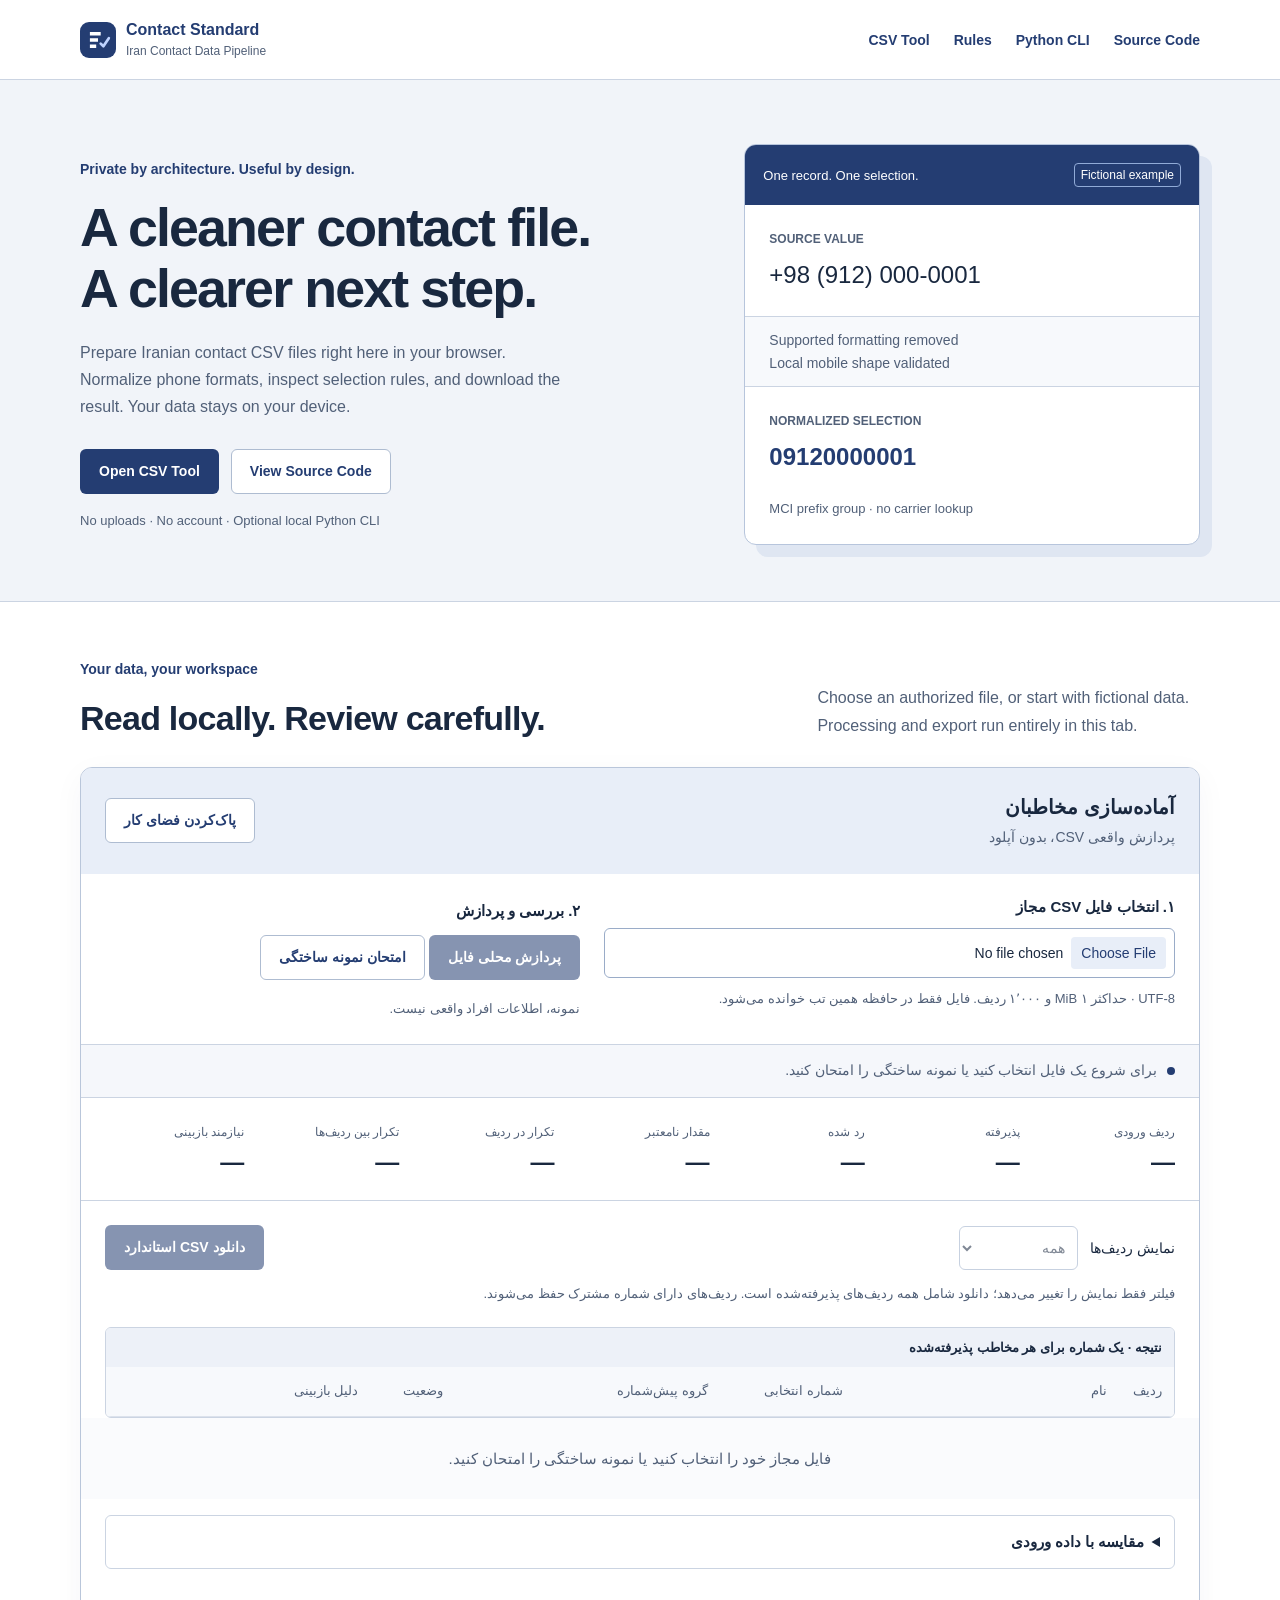
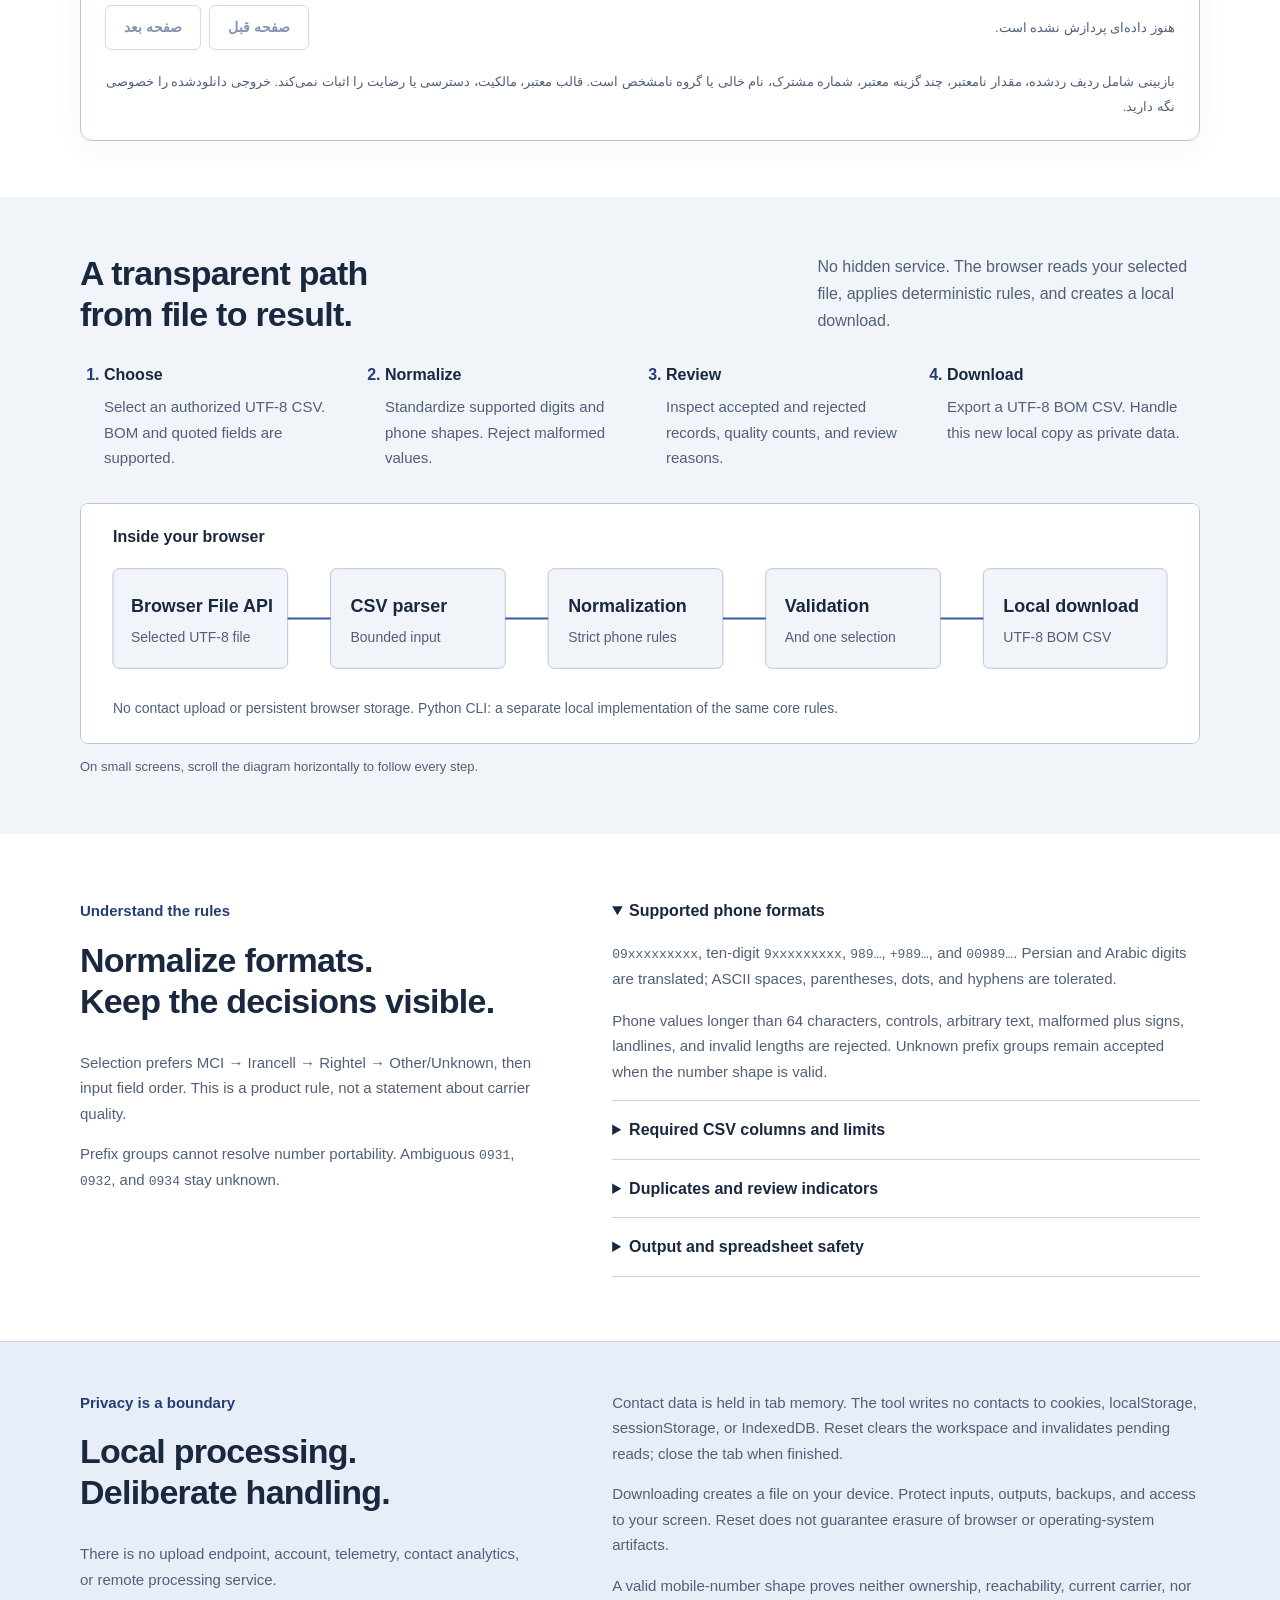
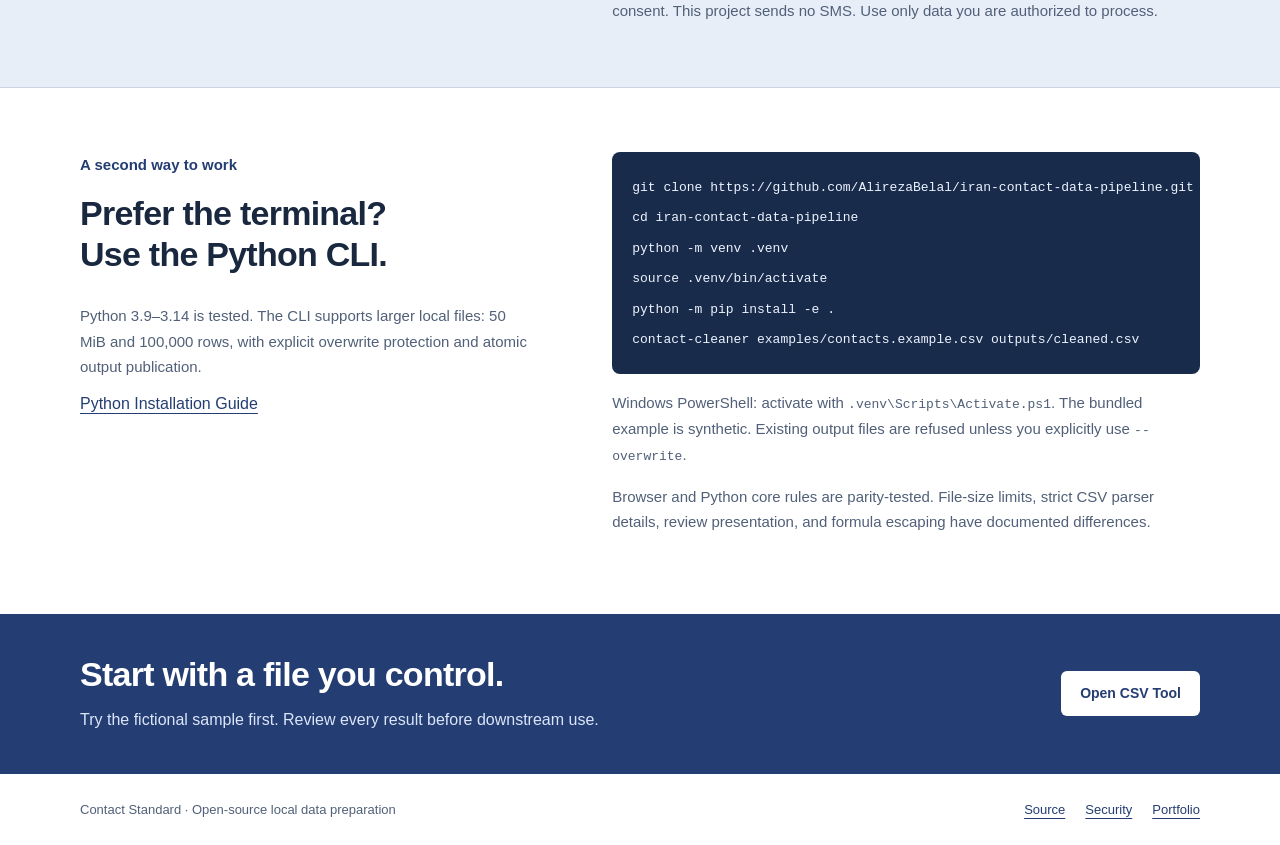
<file: docs/index.html>
<!doctype html>
<html lang="en">
<head>
  <meta charset="utf-8">
  <meta name="viewport" content="width=device-width,initial-scale=1">
  <meta name="referrer" content="no-referrer">
  <meta http-equiv="Content-Security-Policy" content="default-src 'none'; style-src 'self'; script-src 'self'; img-src 'self'; connect-src 'none'; form-action 'none'; base-uri 'none'; object-src 'none'">
  <meta name="description" content="Clean Iranian contact CSV files locally in your browser. Review normalization, validation and quality, then download a normalized CSV. No uploads or account.">
  <meta name="theme-color" content="#243d72">
  <link rel="canonical" href="https://alirezabelal.github.io/iran-contact-data-pipeline/">
  <title>Contact Standard — Browser-local Iranian CSV preparation</title>
  <link rel="icon" href="./favicon.svg" type="image/svg+xml">
  <link rel="stylesheet" href="./style.css"><script src="./app.js" defer></script>
</head>
<body>
<a class="skip-link" href="#main">Skip to main content</a>
<header class="nav wrap">
  <a class="brand" href="#top"><img src="./favicon.svg" alt="" width="36" height="36"><span>Contact Standard<small>Iran Contact Data Pipeline</small></span></a>
  <nav aria-label="Main"><a href="#workspace">CSV Tool</a><a href="#rules">Rules</a><a href="#python">Python CLI</a><a href="https://github.com/AlirezaBelal/iran-contact-data-pipeline" rel="noreferrer">Source Code</a></nav>
</header>
<main id="main" tabindex="-1">
<section class="hero" id="top"><div class="wrap hero-grid">
  <div><p class="eyebrow">Private by architecture. Useful by design.</p><h1>A cleaner contact file.<br>A clearer next step.</h1><p class="lede">Prepare Iranian contact CSV files right here in your browser. Normalize phone formats, inspect selection rules, and download the result. Your data stays on your device.</p>
  <div class="cta-row"><a class="button primary" href="#workspace">Open CSV Tool</a><a class="button secondary" href="https://github.com/AlirezaBelal/iran-contact-data-pipeline" rel="noreferrer">View Source Code</a></div><p class="hero-note">No uploads · No account · Optional local Python CLI</p></div>
  <div class="specimen" aria-label="Illustrative fictional normalization example"><div class="specimen-top"><span>One record. One selection.</span><span class="tag">Fictional example</span></div><p class="sample-label">SOURCE VALUE</p><p class="sample-number" dir="ltr">+98 (912) 000-0001</p><div class="sample-rule">Supported formatting removed<br>Local mobile shape validated</div><p class="sample-label">NORMALIZED SELECTION</p><p class="sample-number output" dir="ltr">09120000001</p><p class="specimen-foot">MCI prefix group · no carrier lookup</p></div>
</div></section>
<section class="wrap workbench-section" aria-labelledby="tool-heading">
<div class="section-heading"><div><p class="eyebrow">Your data, your workspace</p><h2 id="tool-heading">Read locally. Review carefully.</h2></div><p>Choose an authorized file, or start with fictional data. Processing and export run entirely in this tab.</p></div>
<noscript><p class="errors">Enable JavaScript to use the CSV tool, or use the local Python CLI below.</p></noscript>
<div class="workbench" id="workspace" lang="fa" dir="rtl" aria-busy="false">
<div class="tool-heading"><div><h3>آماده‌سازی مخاطبان</h3><p>پردازش واقعی CSV، بدون آپلود</p></div><button class="button secondary" id="reset" type="button">پاک‌کردن فضای کار</button></div>
<div class="import-grid"><div class="file-panel"><label for="contact-file">۱. انتخاب فایل CSV مجاز</label><input id="contact-file" name="contact-file" type="file" accept=".csv,text/csv" aria-describedby="file-help file-error"><p id="file-help">UTF-8 · حداکثر ۱ MiB و ۱٬۰۰۰ ردیف. فایل فقط در حافظه همین تب خوانده می‌شود.</p><p id="file-error" class="errors" role="alert" lang="en" dir="ltr" hidden></p></div><div class="process-panel"><p>۲. بررسی و پردازش</p><button class="button primary" id="run-file" type="button" disabled>پردازش محلی فایل</button><button class="button secondary" id="run" type="button">امتحان نمونه ساختگی</button><p>نمونه، اطلاعات افراد واقعی نیست.</p></div></div>
<div class="status-line"><span class="status-dot" aria-hidden="true"></span><p id="status" role="status" aria-live="polite" aria-atomic="true">برای شروع یک فایل انتخاب کنید یا نمونه ساختگی را امتحان کنید.</p></div>
<dl class="summary" aria-label="خلاصه کیفیت داده"><div><dt>ردیف ورودی</dt><dd id="metric-input">—</dd></div><div><dt>پذیرفته</dt><dd id="metric-output">—</dd></div><div><dt>رد شده</dt><dd id="metric-rejected">—</dd></div><div><dt>مقدار نامعتبر</dt><dd id="metric-invalid">—</dd></div><div><dt>تکرار در ردیف</dt><dd id="metric-duplicates">—</dd></div><div><dt>تکرار بین ردیف‌ها</dt><dd id="metric-shared">—</dd></div><div><dt>نیازمند بازبینی</dt><dd id="metric-review">—</dd></div></dl>
<div class="results-toolbar"><label for="view">نمایش ردیف‌ها<select id="view" name="view" disabled><option value="all">همه</option><option value="accepted">پذیرفته</option><option value="rejected">رد شده</option><option value="review">نیازمند بازبینی</option></select></label><button class="button primary" id="export" type="button" disabled>دانلود CSV استاندارد</button></div>
<p class="tool-hint">فیلتر فقط نمایش را تغییر می‌دهد؛ دانلود شامل همه ردیف‌های پذیرفته‌شده است. ردیف‌های دارای شماره مشترک حفظ می‌شوند.</p>
<div class="scroll" tabindex="0" role="region" aria-label="نتایج قابل پیمایش"><table><caption>نتیجه · یک شماره برای هر مخاطب پذیرفته‌شده</caption><thead><tr><th scope="col">ردیف</th><th scope="col">نام</th><th scope="col">شماره انتخابی</th><th scope="col">گروه پیش‌شماره</th><th scope="col">وضعیت</th><th scope="col">دلیل بازبینی</th></tr></thead><tbody id="result-rows"></tbody></table></div>
<p id="empty" class="empty">فایل مجاز خود را انتخاب کنید یا نمونه ساختگی را امتحان کنید.</p>
<details class="source-details"><summary>مقایسه با داده ورودی</summary><div class="scroll" tabindex="0" role="region" aria-label="ورودی قابل پیمایش"><table><caption>ورودی · همان صفحه و فیلتر نتایج</caption><thead><tr><th scope="col">ردیف</th><th scope="col">نام</th><th scope="col">مقادیر شماره در فایل</th></tr></thead><tbody id="source-rows"></tbody></table></div></details>
<div class="pagination"><span id="row-count" role="status" aria-live="polite">هنوز داده‌ای پردازش نشده است.</span><div><button id="previous" class="button secondary" type="button" disabled>صفحه قبل</button><button id="next" class="button secondary" type="button" disabled>صفحه بعد</button></div></div>
<p class="tool-hint">بازبینی شامل ردیف ردشده، مقدار نامعتبر، چند گزینه معتبر، شماره مشترک، نام خالی یا گروه نامشخص است. قالب معتبر، مالکیت، دسترسی یا رضایت را اثبات نمی‌کند. خروجی دانلودشده را خصوصی نگه دارید.</p>
</div>
</section>
<section class="soft-section" id="how"><div class="wrap"><div class="section-heading"><h2>A transparent path<br>from file to result.</h2><p>No hidden service. The browser reads your selected file, applies deterministic rules, and creates a local download.</p></div><ol class="steps"><li><strong>Choose</strong><p>Select an authorized UTF-8 CSV. BOM and quoted fields are supported.</p></li><li><strong>Normalize</strong><p>Standardize supported digits and phone shapes. Reject malformed values.</p></li><li><strong>Review</strong><p>Inspect accepted and rejected records, quality counts, and review reasons.</p></li><li><strong>Download</strong><p>Export a UTF-8 BOM CSV. Handle this new local copy as private data.</p></li></ol><div class="diagram-scroll" tabindex="0" role="region" aria-label="Scrollable browser architecture"><img class="architecture" src="./architecture.svg" alt="Browser File API to CSV parser to normalization to validation and selection to local CSV download. The Python CLI is separate." width="1120" height="240" loading="lazy"></div><p class="diagram-hint">On small screens, scroll the diagram horizontally to follow every step.</p></div></section>
<section class="wrap information" id="rules"><div><p class="eyebrow">Understand the rules</p><h2>Normalize formats.<br>Keep the decisions visible.</h2><p>Selection prefers <bdi>MCI → Irancell → Rightel → Other/Unknown</bdi>, then input field order. This is a product rule, not a statement about carrier quality.</p><p>Prefix groups cannot resolve number portability. Ambiguous <code>0931</code>, <code>0932</code>, and <code>0934</code> stay unknown.</p></div><div class="rule-list"><details open><summary>Supported phone formats</summary><p><code>09xxxxxxxxx</code>, ten-digit <code>9xxxxxxxxx</code>, <code>989…</code>, <code>+989…</code>, and <code>00989…</code>. Persian and Arabic digits are translated; ASCII spaces, parentheses, dots, and hyphens are tolerated.</p><p>Phone values longer than 64 characters, controls, arbitrary text, malformed plus signs, landlines, and invalid lengths are rejected. Unknown prefix groups remain accepted when the number shape is valid.</p></details><details><summary>Required CSV columns and limits</summary><p>Required: <code>First Name</code>, <code>Last Name</code>, <code>Phone 1 - Value</code>. Optional: <code>Phone 2 - Value</code> through <code>Phone 4 - Value</code>. Names may be empty. Preserve these English headers.</p><p>Browser limit: 1 MiB and 1,000 records. Duplicate headers, inconsistent row widths, invalid UTF-8, and malformed quoting are rejected. Extra columns are ignored.</p></details><details><summary>Duplicates and review indicators</summary><p>Equivalent numbers within a contact are suppressed. Separate contacts sharing a selected number remain separate output rows; repeated counts measure occurrences after the first.</p><p>Review indicators explain rejected rows, invalid extra values, multiple candidates, repeated selections, empty names, and unknown prefix groups. Review counts include rejected rows.</p></details><details><summary>Output and spreadsheet safety</summary><p>Output columns: <code>first_name</code>, <code>last_name</code>, <code>selected_phone</code>, <code>mobile_operator</code>. All-rejected input still downloads headers.</p><p>The browser prefixes formula-like name cells with an apostrophe, including formulas behind leading whitespace. The CLI preserves names. Both outputs require careful handling; import columns as text and inspect them before opening in a spreadsheet.</p></details></div></section>
<section class="privacy-section" id="privacy"><div class="wrap information"><div><p class="eyebrow">Privacy is a boundary</p><h2>Local processing.<br>Deliberate handling.</h2><p>There is no upload endpoint, account, telemetry, contact analytics, or remote processing service.</p></div><div><p>Contact data is held in tab memory. The tool writes no contacts to cookies, localStorage, sessionStorage, or IndexedDB. Reset clears the workspace and invalidates pending reads; close the tab when finished.</p><p>Downloading creates a file on your device. Protect inputs, outputs, backups, and access to your screen. Reset does not guarantee erasure of browser or operating-system artifacts.</p><p>A valid mobile-number shape proves neither ownership, reachability, current carrier, nor consent. This project sends no SMS. Use only data you are authorized to process.</p></div></div></section>
<section class="wrap information" id="python"><div><p class="eyebrow">A second way to work</p><h2>Prefer the terminal?<br>Use the Python CLI.</h2><p>Python 3.9–3.14 is tested. The CLI supports larger local files: 50 MiB and 100,000 rows, with explicit overwrite protection and atomic output publication.</p><a class="text-link" href="https://github.com/AlirezaBelal/iran-contact-data-pipeline#safe-quick-start" rel="noreferrer">Python Installation Guide</a></div><div><pre tabindex="0" aria-label="Install and run on Linux or macOS"><code>git clone https://github.com/AlirezaBelal/iran-contact-data-pipeline.git
cd iran-contact-data-pipeline
python -m venv .venv
source .venv/bin/activate
python -m pip install -e .
contact-cleaner examples/contacts.example.csv outputs/cleaned.csv</code></pre><p>Windows PowerShell: activate with <code>.venv\Scripts\Activate.ps1</code>. The bundled example is synthetic. Existing output files are refused unless you explicitly use <code>--overwrite</code>.</p><p>Browser and Python core rules are parity-tested. File-size limits, strict CSV parser details, review presentation, and formula escaping have documented differences.</p></div></section>
<section class="final-cta"><div class="wrap"><div><h2>Start with a file you control.</h2><p>Try the fictional sample first. Review every result before downstream use.</p></div><a class="button primary" href="#workspace">Open CSV Tool</a></div></section>
</main><footer class="wrap"><span>Contact Standard · Open-source local data preparation</span><div><a href="https://github.com/AlirezaBelal/iran-contact-data-pipeline">Source</a><a href="https://github.com/AlirezaBelal/iran-contact-data-pipeline/blob/master/SECURITY.md">Security</a><a href="https://alirezabelal.github.io/work/lab/iran-contact-data-pipeline/">Portfolio</a></div></footer>
</body></html>
</file>
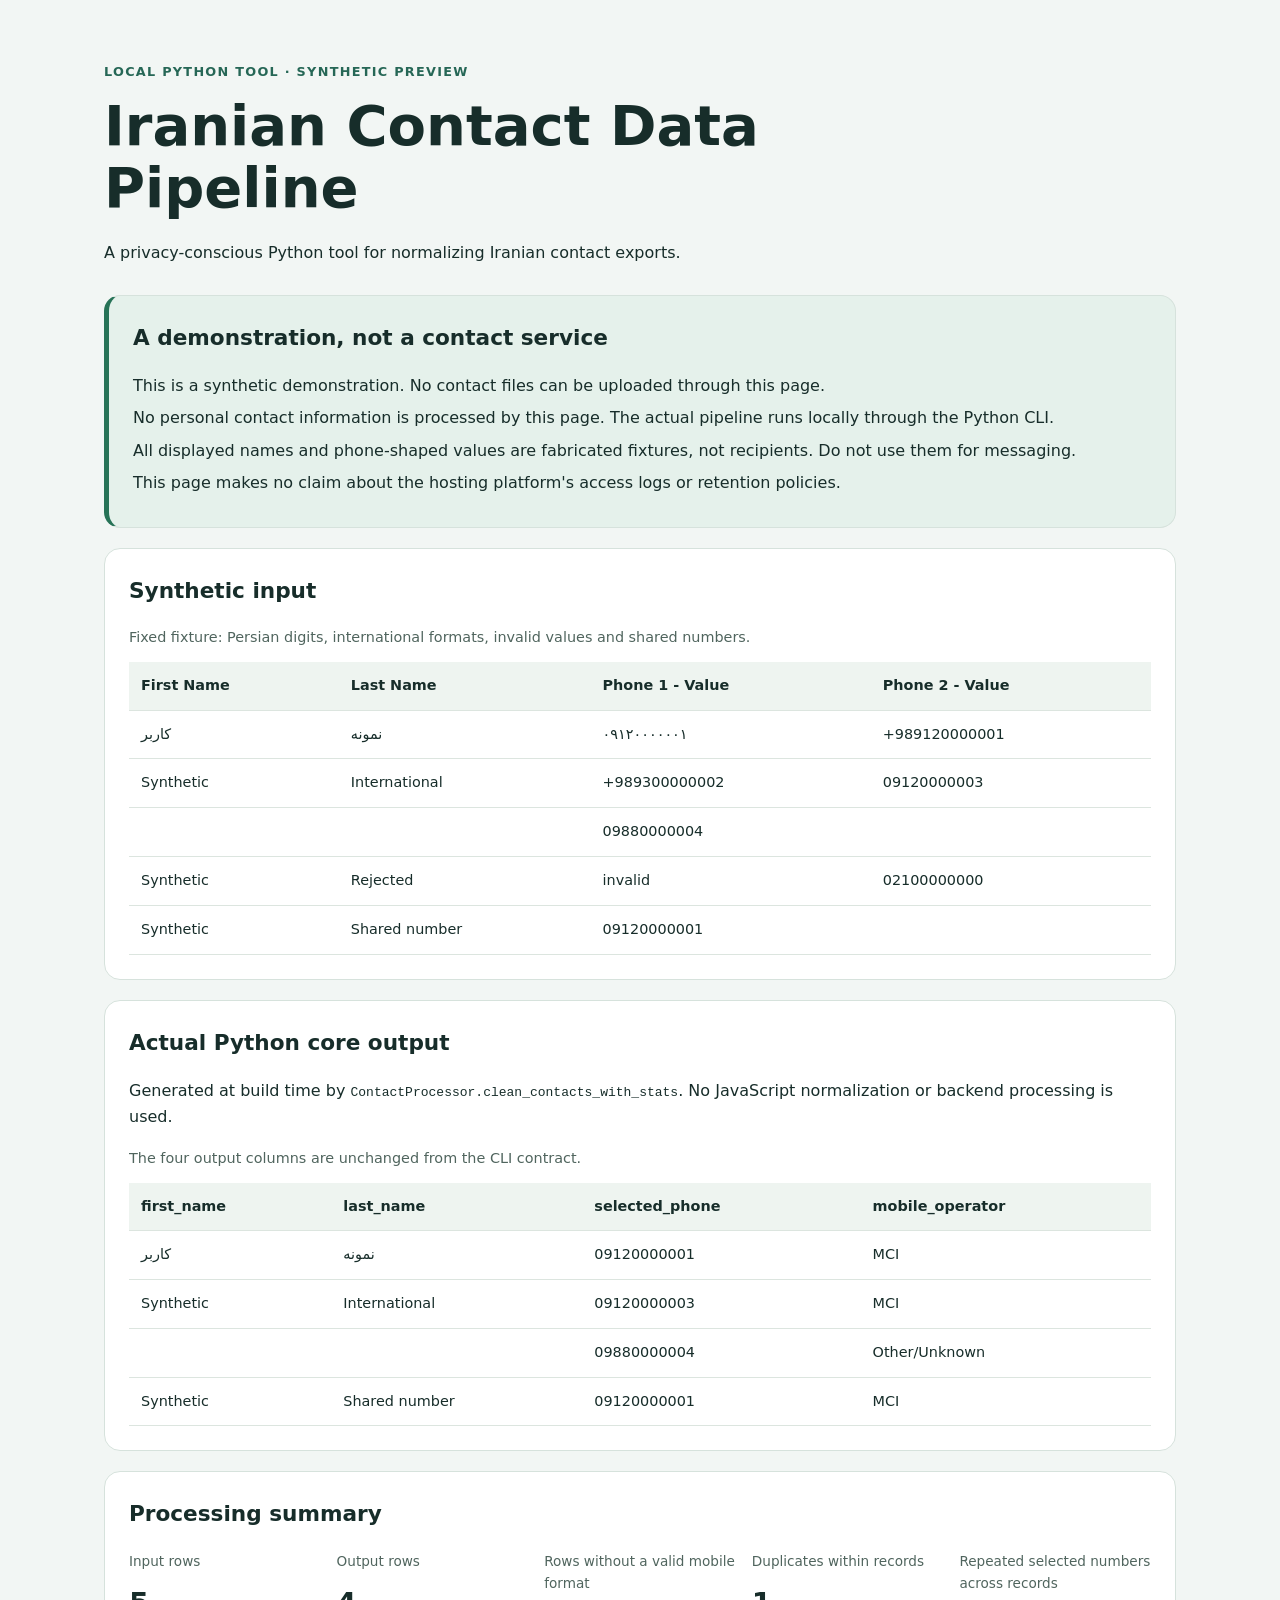
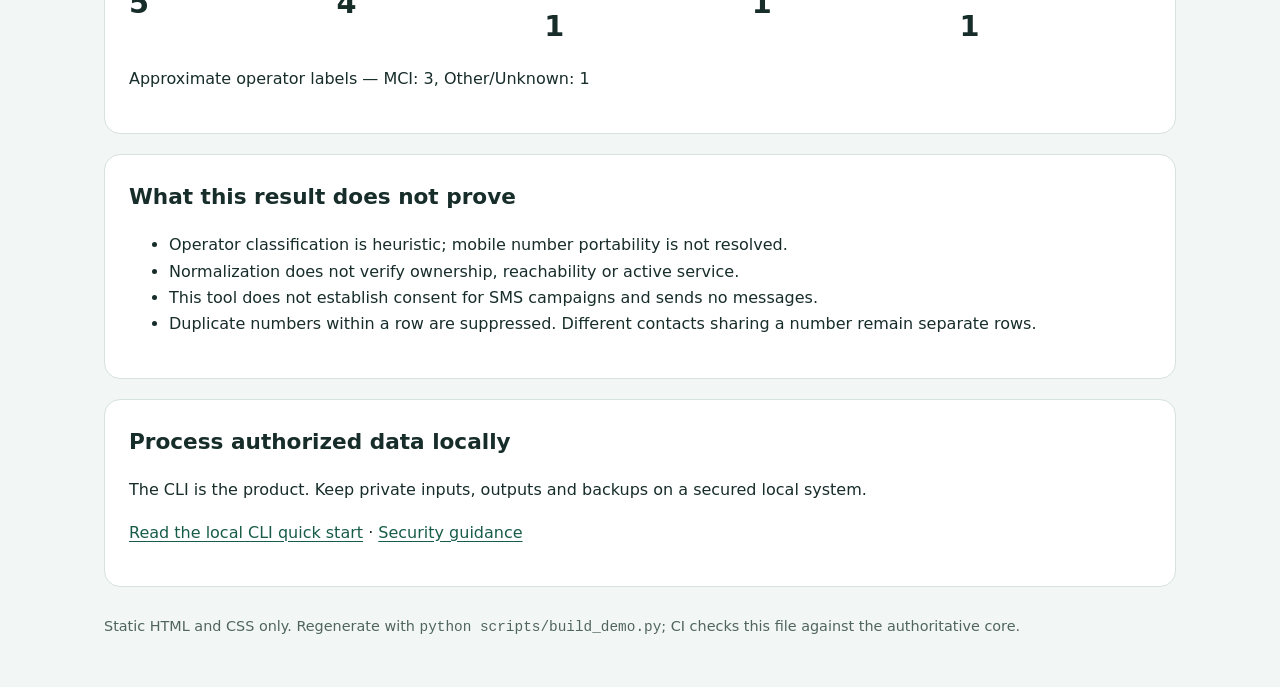
<file: hf-space/index.html>
<!doctype html>
<html lang="en">
<head>
<meta charset="utf-8">
<meta name="viewport" content="width=device-width, initial-scale=1">
<meta name="referrer" content="no-referrer">
<meta http-equiv="Content-Security-Policy" content="default-src 'none'; style-src 'unsafe-inline'; base-uri 'none'; form-action 'none'">
<title>Iranian Contact Data Pipeline</title>
<style>
:root{font-family:system-ui,sans-serif;color:#172d2a;background:#f2f6f4;line-height:1.65}
*{box-sizing:border-box}body{margin:0}main{max-width:1120px;margin:auto;padding:48px 24px}
header{max-width:760px;margin-bottom:28px}.eyebrow{color:#266756;font-weight:700;letter-spacing:.1em;font-size:.8rem}
h1{font-size:clamp(2rem,5vw,3.5rem);line-height:1.12;margin:12px 0 20px}h2{font-size:1.35rem;margin-top:0}
section{background:#fff;border:1px solid #d6e2dc;border-radius:16px;padding:24px;margin:20px 0}
.notice{border-left:5px solid #277357;background:#e5f1eb}.notice p{margin:6px 0}
a{color:#175c48;text-underline-offset:3px}a:focus-visible{outline:3px solid #aa6a00;outline-offset:4px}
.table-wrap{overflow-x:auto}table{width:100%;border-collapse:collapse;font-size:.9rem;white-space:nowrap}
caption{text-align:left;margin-bottom:12px;color:#50655e}th,td{text-align:left;padding:12px;border-bottom:1px solid #dce5df}
th{background:#eef4f0}dl{display:grid;grid-template-columns:repeat(auto-fit,minmax(155px,1fr));gap:16px;margin:0}
dt{font-size:.85rem;color:#50655e}dd{margin:8px 0 0;font-size:1.8rem;font-weight:700}code{overflow-wrap:anywhere}
footer{font-size:.9rem;color:#50655e;margin-top:28px}@media(max-width:600px){main{padding:28px 14px}section{padding:18px}}
</style>
</head>
<body><main>
<header><p class="eyebrow">LOCAL PYTHON TOOL · SYNTHETIC PREVIEW</p>
<h1>Iranian Contact Data Pipeline</h1>
<p>A privacy-conscious Python tool for normalizing Iranian contact exports.</p></header>
<section class="notice" aria-labelledby="privacy"><h2 id="privacy">A demonstration, not a contact service</h2>
<p>This is a synthetic demonstration. No contact files can be uploaded through this page.</p>
<p>No personal contact information is processed by this page. The actual pipeline runs locally through the Python CLI.</p>
<p>All displayed names and phone-shaped values are fabricated fixtures, not recipients. Do not use them for messaging.</p>
<p>This page makes no claim about the hosting platform's access logs or retention policies.</p></section>
<section><h2>Synthetic input</h2>
<div class="table-wrap"><table id="synthetic-input"><caption>Fixed fixture: Persian digits, international formats, invalid values and shared numbers.</caption><thead><tr><th scope="col">First Name</th><th scope="col">Last Name</th><th scope="col">Phone 1 - Value</th><th scope="col">Phone 2 - Value</th></tr></thead><tbody><tr><td dir="auto">کاربر</td><td dir="auto">نمونه</td><td dir="auto">۰۹۱۲۰۰۰۰۰۰۱</td><td dir="auto">+989120000001</td></tr><tr><td dir="auto">Synthetic</td><td dir="auto">International</td><td dir="auto">+989300000002</td><td dir="auto">09120000003</td></tr><tr><td dir="auto"></td><td dir="auto"></td><td dir="auto">09880000004</td><td dir="auto"></td></tr><tr><td dir="auto">Synthetic</td><td dir="auto">Rejected</td><td dir="auto">invalid</td><td dir="auto">02100000000</td></tr><tr><td dir="auto">Synthetic</td><td dir="auto">Shared number</td><td dir="auto">09120000001</td><td dir="auto"></td></tr></tbody></table></div>
</section><section><h2>Actual Python core output</h2>
<p>Generated at build time by <code>ContactProcessor.clean_contacts_with_stats</code>. No JavaScript normalization or backend processing is used.</p>
<div class="table-wrap"><table id="core-output"><caption>The four output columns are unchanged from the CLI contract.</caption><thead><tr><th scope="col">first_name</th><th scope="col">last_name</th><th scope="col">selected_phone</th><th scope="col">mobile_operator</th></tr></thead><tbody><tr><td dir="auto">کاربر</td><td dir="auto">نمونه</td><td dir="auto">09120000001</td><td dir="auto">MCI</td></tr><tr><td dir="auto">Synthetic</td><td dir="auto">International</td><td dir="auto">09120000003</td><td dir="auto">MCI</td></tr><tr><td dir="auto"></td><td dir="auto"></td><td dir="auto">09880000004</td><td dir="auto">Other/Unknown</td></tr><tr><td dir="auto">Synthetic</td><td dir="auto">Shared number</td><td dir="auto">09120000001</td><td dir="auto">MCI</td></tr></tbody></table></div>
</section><section><h2>Processing summary</h2><dl><div><dt>Input rows</dt><dd id="input-rows">5</dd></div><div><dt>Output rows</dt><dd id="output-rows">4</dd></div><div><dt>Rows without a valid mobile format</dt><dd id="invalid-rows">1</dd></div><div><dt>Duplicates within records</dt><dd id="within-duplicates">1</dd></div><div><dt>Repeated selected numbers across records</dt><dd id="shared-numbers">1</dd></div></dl>
<p id="operator-summary">Approximate operator labels — MCI: 3, Other/Unknown: 1</p></section>
<section><h2>What this result does not prove</h2><ul>
<li>Operator classification is heuristic; mobile number portability is not resolved.</li>
<li>Normalization does not verify ownership, reachability or active service.</li>
<li>This tool does not establish consent for SMS campaigns and sends no messages.</li>
<li>Duplicate numbers within a row are suppressed. Different contacts sharing a number remain separate rows.</li>
</ul></section><section><h2>Process authorized data locally</h2>
<p>The CLI is the product. Keep private inputs, outputs and backups on a secured local system.</p>
<p><a href="https://github.com/AlirezaBelal/iran-contact-data-pipeline#safe-quick-start">Read the local CLI quick start</a>
 · <a href="https://github.com/AlirezaBelal/iran-contact-data-pipeline/blob/master/SECURITY.md">Security guidance</a></p>
</section><footer>Static HTML and CSS only. Regenerate with <code>python scripts/build_demo.py</code>; CI checks this file against the authoritative core.</footer>
</main></body></html>
</file>
<file: docs/style.css>
:root{color-scheme:light;--ink:#19283f;--muted:#516078;--blue:#243d72;--accent:#335baa;--paper:#fff;--soft:#f1f4f9;--line:#cbd4e2;--success:#176340;--danger:#a32c35;font-family:"Segoe UI Variable","Segoe UI",Tahoma,Arial,sans-serif;font-size:16px;color:var(--ink);background:var(--paper);font-kerning:normal}
*{box-sizing:border-box}body{margin:0}a{color:var(--blue);text-underline-offset:4px}a:hover{text-decoration-thickness:2px}button,input,select{font:inherit}button,a,input,select,summary{touch-action:manipulation;-webkit-tap-highlight-color:#cbd9f3}button,summary{cursor:pointer}button:disabled,select:disabled{cursor:not-allowed;opacity:.55}button:focus-visible,a:focus-visible,input:focus-visible,select:focus-visible,summary:focus-visible,[tabindex]:focus-visible{outline:3px solid #b35311;outline-offset:4px;box-shadow:0 0 0 3px #fff}h1,h2,h3,p{margin-top:0}h1,h2{text-wrap:balance}h1{font-size:clamp(2.25rem,4.2vw,3.5rem);line-height:1.13;font-weight:650;letter-spacing:-.035em;margin-bottom:1.25rem}h2{font-size:clamp(1.5rem,2.7vw,2.125rem);line-height:1.2;font-weight:650;letter-spacing:-.022em}h3{font-size:1.25rem;line-height:1.5}p{line-height:1.7;color:var(--muted)}[hidden]{display:none!important}.wrap{width:min(1120px,calc(100% - 64px));margin-inline:auto}.nav{padding-block:20px;display:flex;align-items:center;justify-content:space-between;gap:24px}.brand{display:flex;gap:10px;align-items:center;text-decoration:none;font-weight:700;line-height:1.25;font-size:1rem}.brand small{display:block;font-size:.75rem;font-weight:400;margin-top:4px;color:var(--muted)}nav{display:flex;gap:24px;flex-wrap:wrap}nav a{font-size:.875rem;text-decoration:none;font-weight:600}.hero{padding-block:64px 56px;background:var(--soft);border-block:1px solid var(--line)}.hero-grid{display:grid;grid-template-columns:1.3fr 1fr;align-items:center;gap:72px}.eyebrow{color:var(--blue);font-size:.875rem;font-weight:650;margin-bottom:16px}.lede{max-width:54ch;font-size:1rem}.cta-row{display:flex;gap:12px;flex-wrap:wrap;margin-top:28px}.button{display:inline-flex;justify-content:center;align-items:center;min-height:44px;padding:11px 18px;border-radius:6px;border:1px solid transparent;font-weight:600;font-size:.875rem;line-height:1.5;text-decoration:none;transition:background-color .15s,color .15s,border-color .15s;max-width:100%}.primary{background:var(--blue);color:#fff}.primary:hover:not(:disabled){background:#162d5c}.secondary{background:#fff;color:var(--blue);border-color:#aebcd1}.secondary:hover:not(:disabled){background:#e9eff8;border-color:var(--blue)}.hero-note{font-size:.8125rem;margin:16px 0 0}.specimen{background:#fff;border:1px solid #b7c5dc;border-radius:12px;box-shadow:12px 12px 0 #dfe6f2;overflow:hidden}.specimen-top{background:var(--blue);color:#fff;padding:18px;display:flex;gap:12px;flex-wrap:wrap;align-items:center;justify-content:space-between;font-size:.8125rem}.tag{font-size:.75rem;border:1px solid #91abd7;border-radius:4px;padding:4px 6px}.sample-label{font-size:.75rem;font-weight:600;margin:24px 24px 6px}.sample-number{font-size:1.5rem;color:var(--ink);font-variant-numeric:tabular-nums;margin:0 24px 20px;overflow-wrap:anywhere}.sample-rule{padding:12px 24px;border-block:1px solid var(--line);background:#f7f9fc;color:var(--muted);font-size:.875rem;line-height:1.6}.output{color:var(--blue);font-weight:650}.specimen-foot{font-size:.8125rem;margin:0 24px 24px}.workbench-section{padding-block:56px}.section-heading{display:flex;gap:40px;justify-content:space-between;align-items:end;margin-bottom:28px}.section-heading h2{margin-bottom:0}.section-heading>p{max-width:43ch;margin-bottom:0}.workbench{border:1px solid #b9c6da;border-radius:12px;overflow:hidden;scroll-margin-top:20px;font-family:Tahoma,"Segoe UI",Arial,sans-serif;font-size:.9375rem;box-shadow:0 8px 32px #1b30500a}.tool-heading{display:flex;align-items:center;justify-content:space-between;gap:20px;padding:24px;background:#e8eef8}.tool-heading h3{margin:0}.tool-heading p{margin:4px 0 0;font-size:.875rem}.import-grid{display:grid;grid-template-columns:1.2fr 1fr;padding:24px;gap:24px}.file-panel label{display:block;font-weight:700;margin-bottom:12px}.file-panel input{display:block;width:100%;max-width:100%;border:1px solid #9aacc8;border-radius:6px;padding:8px;background:#fff;direction:rtl;font-size:.875rem}.file-panel input::file-selector-button{padding:8px 10px;margin-inline-end:8px;border:0;border-radius:4px;background:#e8eef8;color:var(--blue);font:inherit;cursor:pointer}.file-panel p,.process-panel p{font-size:.8125rem;margin-block:10px 0}.process-panel>p:first-child{font-size:.9375rem;font-weight:700;margin:0 0 12px;color:var(--ink)}.process-panel button{margin:0 0 8px 4px}.status-line{display:flex;gap:10px;align-items:center;background:#f5f7fb;padding:14px 24px;border-block:1px solid var(--line)}.status-line p{font-size:.875rem;margin:0}.status-dot{width:8px;height:8px;background:var(--blue);border-radius:50%;flex-shrink:0}.summary{display:grid;grid-template-columns:repeat(7,minmax(0,1fr));margin:0;padding:24px;gap:16px;border-bottom:1px solid var(--line)}.summary dt{font-size:.75rem;line-height:1.7;color:var(--muted)}.summary dd{font-size:1.5rem;margin:6px 0 0;font-weight:700;font-variant-numeric:tabular-nums}.results-toolbar{padding:24px 24px 12px;display:flex;gap:16px;justify-content:space-between;flex-wrap:wrap;align-items:end}.results-toolbar label{display:flex;gap:12px;align-items:center;font-size:.875rem;flex-wrap:wrap}select{min-height:44px;border:1px solid #9aacc8;border-radius:6px;background:#fff;color:var(--ink);padding:8px;font-size:.875rem}.tool-hint{font-size:.8125rem;margin:0;padding:0 24px 20px;line-height:1.9}.scroll{overflow:auto;max-width:100%;margin:0 24px;border:1px solid var(--line);border-radius:6px;max-height:650px}table{border-collapse:collapse;width:100%;min-width:780px;table-layout:fixed;font-size:.8125rem}caption{text-align:start;padding:12px;font-weight:700;background:#edf1f8}th{background:#f7f9fc;text-align:start;color:var(--muted);font-weight:400}td,th{border-bottom:1px solid #dce2ec;padding:13px 12px;vertical-align:top;overflow-wrap:anywhere;line-height:1.75}th:first-child{width:55px}th:nth-child(3){width:135px}th:nth-child(5){width:85px}tbody tr:last-child td{border-bottom:0}tbody tr:hover{background:#f6f8fc}.phone-values{font-family:"Segoe UI",Arial,sans-serif;font-variant-numeric:tabular-nums;unicode-bidi:isolate}.accepted{color:var(--success);font-weight:700}.rejected{color:var(--danger);font-weight:700}.empty{padding:28px 24px;text-align:center;margin:0;background:#fafbfd}.source-details{margin:16px 24px;border:1px solid var(--line);border-radius:6px}.source-details summary{padding:14px}.source-details .scroll{margin:0;border:0}.pagination{display:flex;gap:16px;justify-content:space-between;align-items:center;flex-wrap:wrap;padding:20px 24px}.pagination span{font-size:.8125rem;color:var(--muted)}.pagination>div{display:flex;gap:8px}.errors{color:#8f202b!important;background:#fff0f0;border:1px solid #d8868c;border-radius:4px;padding:12px!important;overflow-wrap:anywhere;font-size:.875rem!important}.soft-section{background:var(--soft);padding-block:56px}.steps{display:grid;grid-template-columns:repeat(4,minmax(0,1fr));gap:28px;padding-inline-start:24px;margin-block:32px}.steps li::marker{color:var(--blue);font-weight:700}.steps p{font-size:.9375rem;margin:10px 0 0}.architecture{display:block;width:100%;height:auto;border:1px solid #b9c6da;border-radius:8px;background:#fff}.information{display:grid;grid-template-columns:1fr 1.3fr;gap:80px;padding-block:64px}.information>*{min-width:0}.information p{font-size:.9375rem}.rule-list details{border-bottom:1px solid var(--line);padding-block:16px}.rule-list details:first-child{padding-top:0}summary{font-weight:600;line-height:1.6}details p{margin:16px 0 0}code{font-family:Consolas,"Liberation Mono",monospace;font-size:.8125rem;overflow-wrap:anywhere}pre{background:#192b4b;color:#edf3ff;padding:20px;border-radius:8px;overflow:auto;line-height:1.9;max-width:100%;margin-top:0}pre code{overflow-wrap:normal}section[id]{scroll-margin-top:24px}.privacy-section{background:#e8eef8;border-block:1px solid var(--line)}.privacy-section .information{padding-block:48px}.final-cta{background:var(--blue);padding-block:40px;color:#fff}.final-cta .wrap{display:flex;align-items:center;justify-content:space-between;gap:32px}.final-cta h2{margin-bottom:12px}.final-cta p{margin:0;color:#dce6fa}.final-cta .primary{background:#fff;color:var(--blue);flex-shrink:0}.final-cta .primary:hover{background:#dce6fa}footer{display:flex;gap:24px;align-items:center;justify-content:space-between;padding-block:28px;font-size:.8125rem;color:var(--muted)}footer>div{display:flex;gap:20px}.skip-link{position:absolute;top:8px;left:8px;transform:translateY(-180%);background:#fff;padding:12px;z-index:10}.skip-link:focus{transform:none}
@media(min-width:1440px){h1{font-size:3.5rem}}
@media(max-width:900px){.hero-grid{gap:32px}.summary{grid-template-columns:repeat(4,minmax(0,1fr))}.information{gap:40px}.steps{grid-template-columns:repeat(2,minmax(0,1fr))}.nav{align-items:start}nav{gap:16px}.section-heading{gap:24px}.specimen-top{padding:14px}.sample-number{font-size:1.25rem}}
@media(max-width:650px){.wrap{width:calc(100% - 32px)}.nav{flex-direction:column;gap:18px;padding-block:16px}nav{width:100%;justify-content:space-between;gap:10px}nav a{font-size:.8125rem}.hero{padding-block:36px}.hero-grid{grid-template-columns:1fr;gap:32px}h1{font-size:2.25rem;letter-spacing:-.025em}.specimen{box-shadow:6px 6px 0 #dfe6f2}.sample-number{font-size:1.5rem}.section-heading{display:block}.section-heading>p{margin-top:16px}.workbench-section{padding-block:36px}.tool-heading{align-items:start;flex-direction:column;padding:18px}.import-grid{grid-template-columns:1fr;padding:18px;gap:20px}.status-line{padding:14px 18px}.summary{grid-template-columns:repeat(2,minmax(0,1fr));padding:18px;gap:16px}.summary div:last-child{grid-column:1/-1}.summary dd{font-size:1.375rem}.results-toolbar{padding-inline:18px}.tool-hint{padding-inline:18px}.scroll{margin-inline:18px}.source-details{margin-inline:18px}.source-details .scroll{margin:0}.pagination{padding-inline:18px}.steps{gap:20px}.soft-section{padding-block:36px}.information{grid-template-columns:1fr;gap:24px;padding-block:40px}.information h2{font-size:1.75rem}.final-cta .wrap{align-items:start;flex-direction:column;gap:24px}footer{align-items:start;flex-direction:column;gap:16px}.architecture{min-height:100px}pre{padding:16px}}
@media(prefers-reduced-motion:reduce){*,*::before,*::after{transition:none!important;scroll-behavior:auto!important}}

/* Keep source values and the architecture legible inside bounded scroll regions. */
.diagram-scroll{overflow:auto;max-width:100%;border:1px solid #b9c6da;border-radius:8px;background:#fff}
.diagram-scroll .architecture{border:0;border-radius:0;min-width:800px;min-height:0}
.diagram-hint{font-size:.8125rem;margin:12px 0 0}
.source-details table{table-layout:auto}
.source-details th:first-child{width:55px}
.source-details th:nth-child(2){width:30%}
.source-details th:nth-child(3){width:auto}
.source-details td.phone-values{white-space:normal;overflow-wrap:anywhere}
</file>
